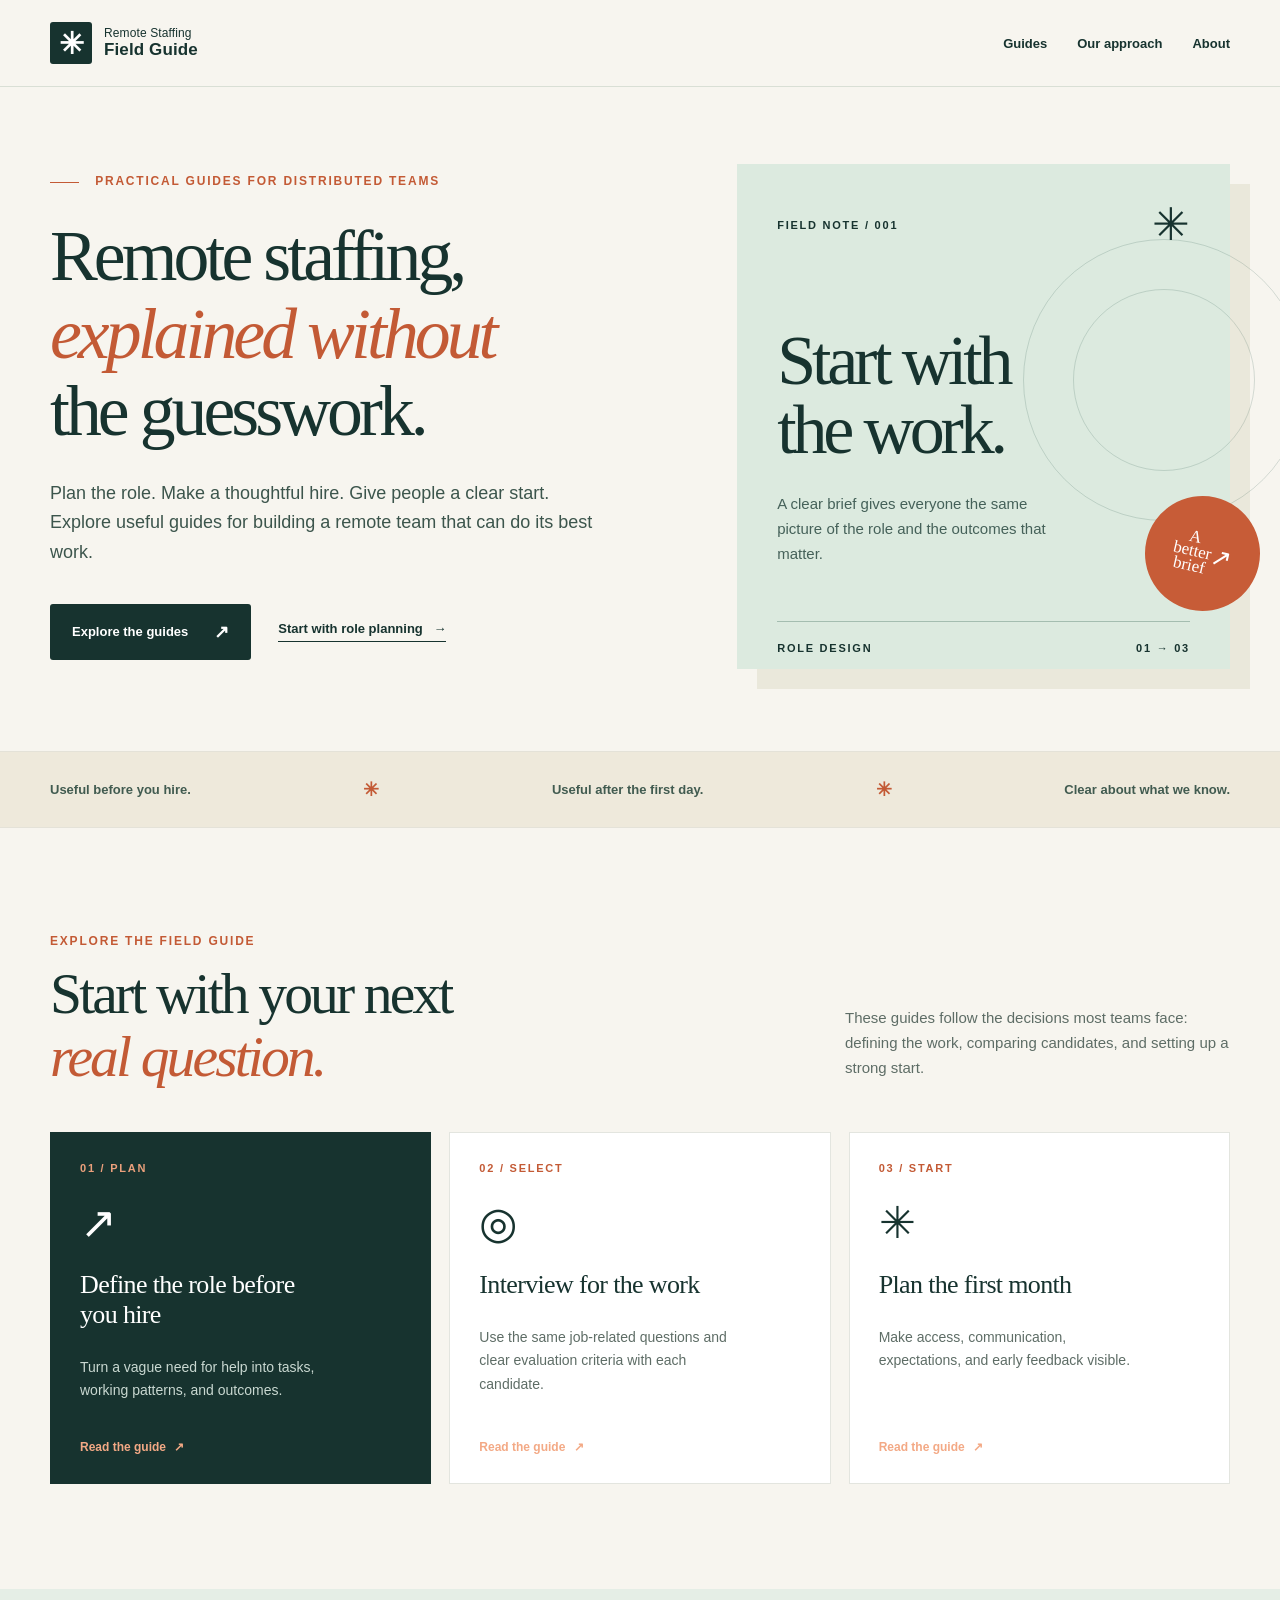
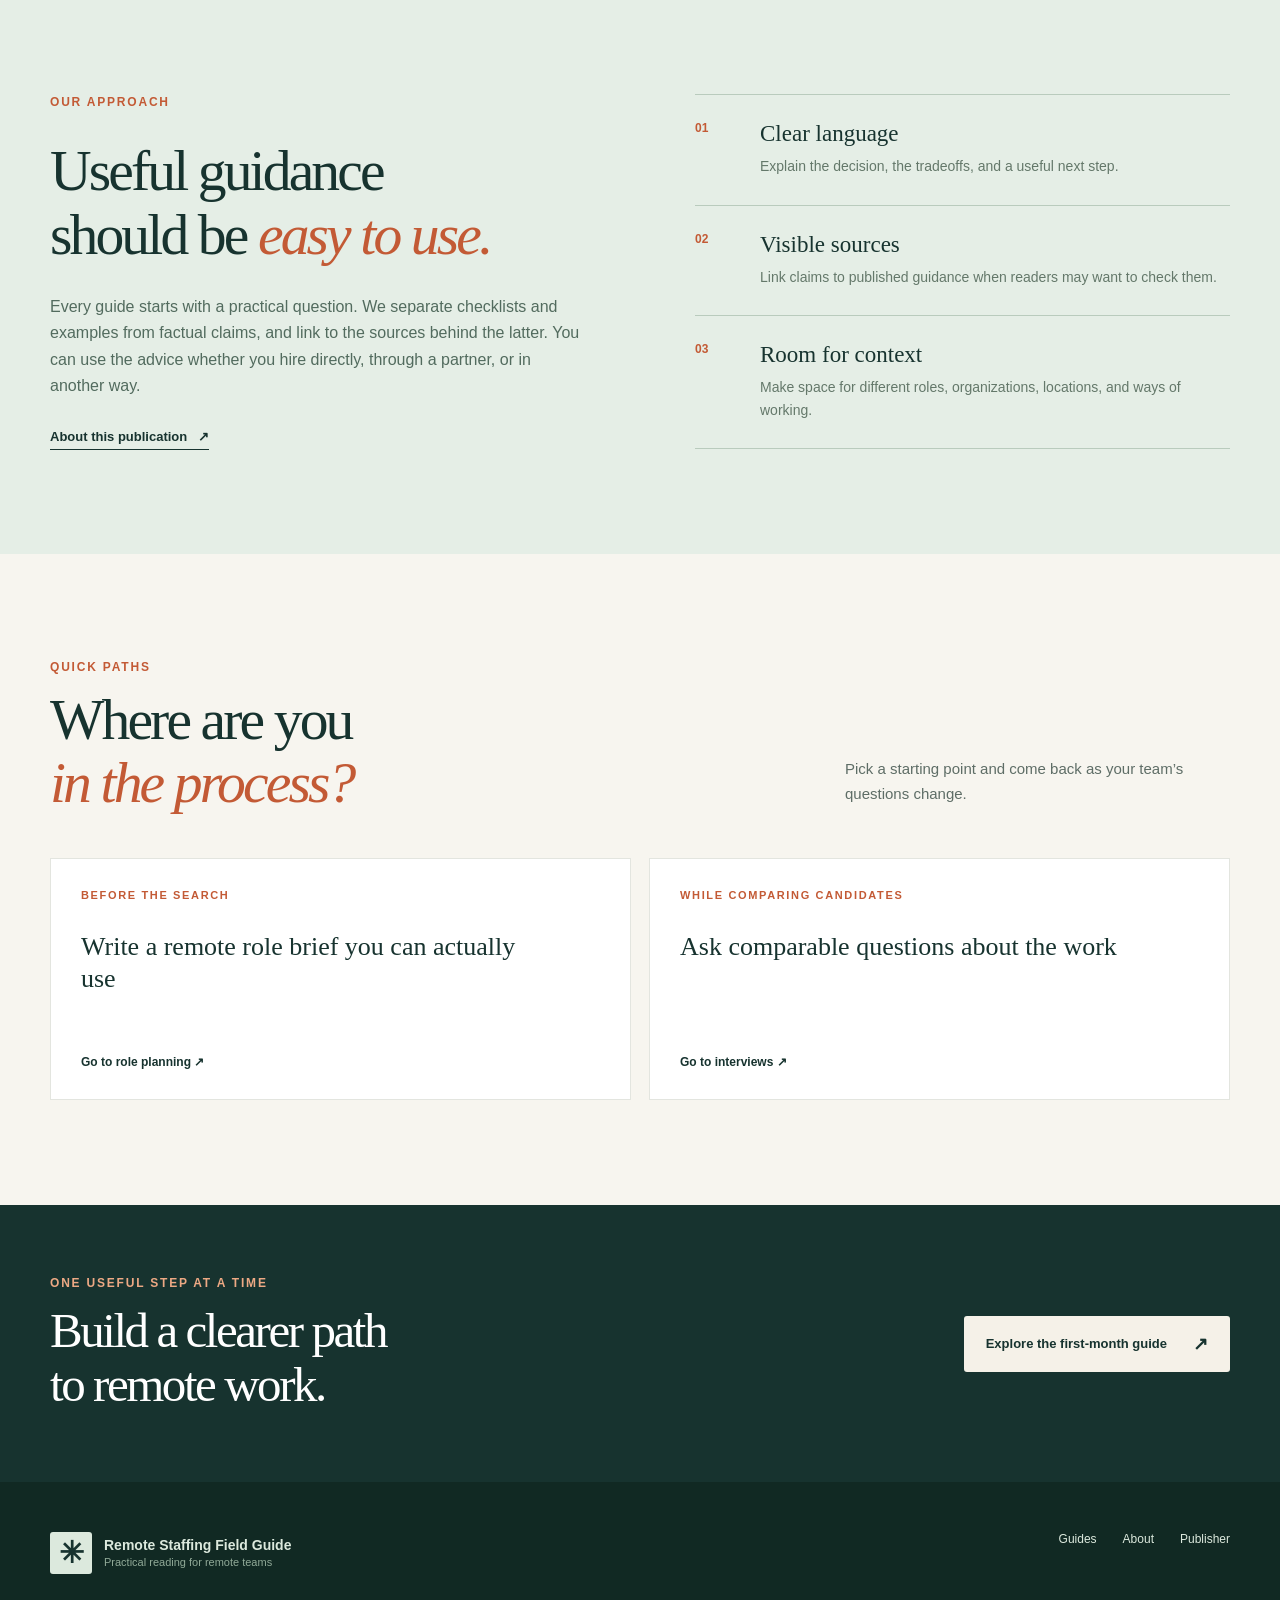
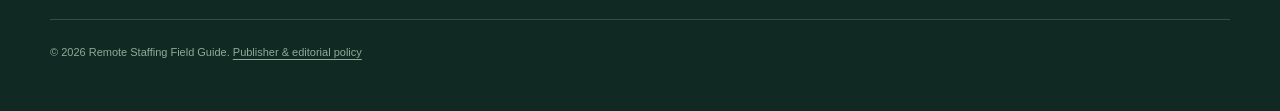
<file: index.html>
<!doctype html>
<html lang="en">
<head>
  <meta charset="utf-8">
  <meta name="viewport" content="width=device-width, initial-scale=1">
  <meta name="description" content="Practical guides to planning, hiring, and supporting remote teams. Clear advice and source-backed reading for employers working across locations.">
  <meta http-equiv="Content-Security-Policy" content="default-src 'none'; style-src 'self'; img-src 'self' data:; script-src 'self'; base-uri 'none'; form-action 'none'">
  <title>Remote Staffing Field Guide | Practical guides for remote teams</title>
  <link rel="icon" href="favicon.svg" type="image/svg+xml">
  <link rel="stylesheet" href="styles.css">
  <script src="script.js" defer></script>
</head>
<body>
  <a class="skip" href="#main">Skip to content</a>
  <header class="site-header">
    <div class="container header-inner">
      <a class="brand" href="index.html" aria-label="Remote Staffing Field Guide home"><span class="brand-mark" aria-hidden="true">✳</span><span class="brand-text">Remote Staffing<br><strong>Field Guide</strong></span></a>
      <nav aria-label="Primary navigation">
        <a href="#guides">Guides</a>
        <a href="#approach">Our approach</a>
        <a href="about.html">About</a>
      </nav>
    </div>
  </header>
  <main id="main">
    <section class="hero">
      <div class="container hero-grid">
        <div class="hero-copy">
          <p class="eyebrow"><span class="eyebrow-line"></span> Practical guides for distributed teams</p>
          <h1>Remote staffing,<br><em>explained without</em><br>the guesswork.</h1>
          <p class="lead">Plan the role. Make a thoughtful hire. Give people a clear start. Explore useful guides for building a remote team that can do its best work.</p>
          <div class="hero-actions"><a class="button button-dark" href="#guides">Explore the guides <span aria-hidden="true">↗</span></a><a class="text-link" href="guide.html">Start with role planning <span aria-hidden="true">→</span></a></div>
        </div>
        <div class="hero-visual" aria-label="Illustration of a remote role plan">
          <div class="visual-top"><span class="small-label">FIELD NOTE  /  001</span><span class="visual-sun" aria-hidden="true">✳</span></div>
          <div class="visual-title">Start with<br>the work.</div>
          <p>A clear brief gives everyone the same picture of the role and the outcomes that matter.</p>
          <div class="visual-rule"></div>
          <div class="visual-bottom"><span>ROLE DESIGN</span><span>01 → 03</span></div>
          <div class="visual-sticker" aria-hidden="true">A<br>better<br>brief<br><span>↗</span></div>
        </div>
      </div>
    </section>
    <section class="intro-strip" aria-label="Editorial promise"><div class="container strip-inner"><span>Useful before you hire.</span><span class="strip-icon" aria-hidden="true">✳</span><span>Useful after the first day.</span><span class="strip-icon" aria-hidden="true">✳</span><span>Clear about what we know.</span></div></section>
    <section class="section topics" id="guides">
      <div class="container">
        <div class="section-heading"><div><p class="eyebrow">Explore the field guide</p><h2>Start with your next<br><em>real question.</em></h2></div><p>These guides follow the decisions most teams face: defining the work, comparing candidates, and setting up a strong start.</p></div>
        <div class="topic-grid">
          <a class="topic-card topic-card-feature" href="guide.html"><span class="card-number">01 / PLAN</span><div class="card-icon" aria-hidden="true">↗</div><h3>Define the role before you hire</h3><p>Turn a vague need for help into tasks, working patterns, and outcomes.</p><span class="card-link">Read the guide <span aria-hidden="true">↗</span></span></a>
          <a class="topic-card" href="interviews.html"><span class="card-number">02 / SELECT</span><div class="card-icon" aria-hidden="true">◎</div><h3>Interview for the work</h3><p>Use the same job-related questions and clear evaluation criteria with each candidate.</p><span class="card-link">Read the guide <span aria-hidden="true">↗</span></span></a>
          <a class="topic-card" href="onboarding.html"><span class="card-number">03 / START</span><div class="card-icon" aria-hidden="true">✳</div><h3>Plan the first month</h3><p>Make access, communication, expectations, and early feedback visible.</p><span class="card-link">Read the guide <span aria-hidden="true">↗</span></span></a>
        </div>
      </div>
    </section>
    <section class="section method" id="approach"><div class="container method-grid"><div><p class="eyebrow">Our approach</p><h2>Useful guidance<br>should be <em>easy to use.</em></h2><p class="method-lead">Every guide starts with a practical question. We separate checklists and examples from factual claims, and link to the sources behind the latter. You can use the advice whether you hire directly, through a partner, or in another way.</p><a class="text-link" href="about.html">About this publication <span aria-hidden="true">↗</span></a></div><div class="method-list"><div><span>01</span><div><h3>Clear language</h3><p>Explain the decision, the tradeoffs, and a useful next step.</p></div></div><div><span>02</span><div><h3>Visible sources</h3><p>Link claims to published guidance when readers may want to check them.</p></div></div><div><span>03</span><div><h3>Room for context</h3><p>Make space for different roles, organizations, locations, and ways of working.</p></div></div></div></div></section>
    <section class="section library"><div class="container"><div class="section-heading library-heading"><div><p class="eyebrow">Quick paths</p><h2>Where are you<br><em>in the process?</em></h2></div><p>Pick a starting point and come back as your team’s questions change.</p></div><div class="library-grid"><a href="guide.html" class="library-card"><span>BEFORE THE SEARCH</span><h3>Write a remote role brief you can actually use</h3><span class="external">Go to role planning ↗</span></a><a href="interviews.html" class="library-card"><span>WHILE COMPARING CANDIDATES</span><h3>Ask comparable questions about the work</h3><span class="external">Go to interviews ↗</span></a></div></div></section>
    <section class="closing"><div class="container closing-inner"><div><p class="eyebrow">One useful step at a time</p><h2>Build a clearer path<br>to remote work.</h2></div><a class="button button-light" href="onboarding.html">Explore the first-month guide <span aria-hidden="true">↗</span></a></div></section>
  </main>
  <footer><div class="container footer-inner"><div class="footer-brand"><span class="brand-mark" aria-hidden="true">✳</span><div>Remote Staffing Field Guide<br><small>Practical reading for remote teams</small></div></div><div class="footer-links"><a href="index.html#guides">Guides</a><a href="about.html">About</a><a href="about.html#publisher">Publisher</a></div><p>© 2026 Remote Staffing Field Guide. <a href="about.html#publisher">Publisher &amp; editorial policy</a></p></div></footer>
</body>
</html>
</file>
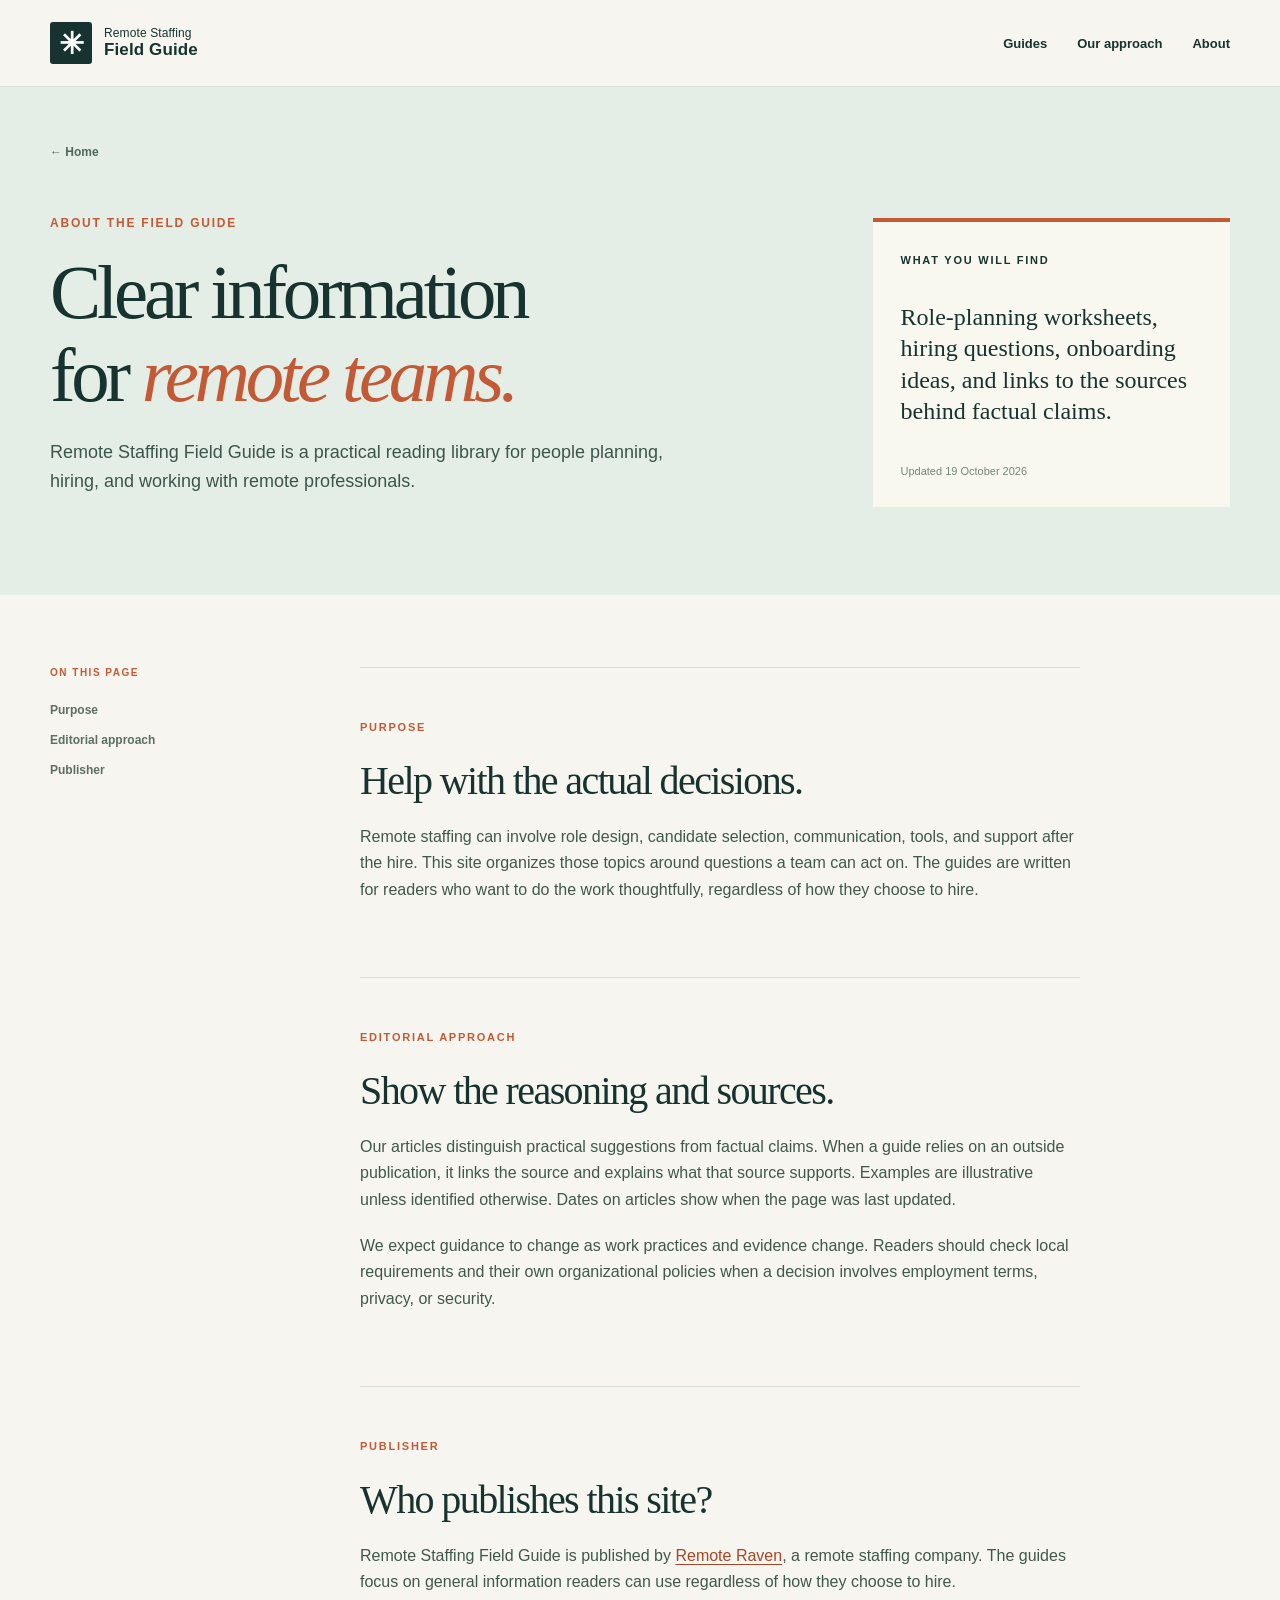
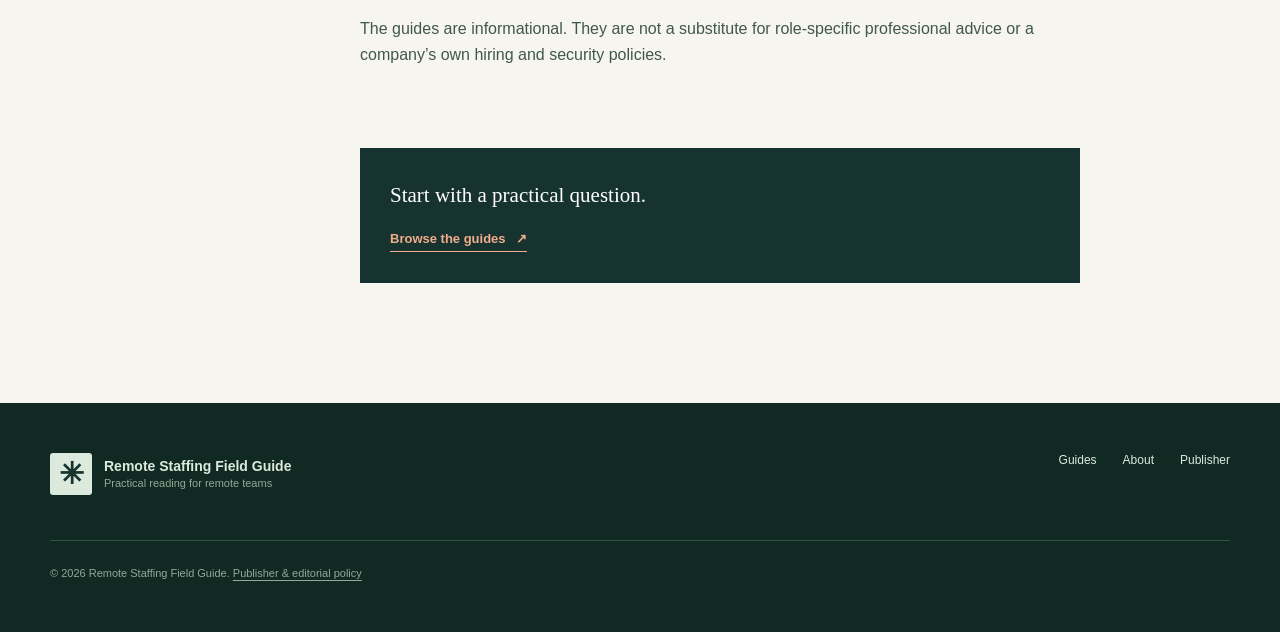
<file: about.html>
<!doctype html>
<html lang="en">
<head>
  <meta charset="utf-8"><meta name="viewport" content="width=device-width, initial-scale=1">
  <meta name="description" content="About Remote Staffing Field Guide, its editorial approach, and its publisher.">
  <meta http-equiv="Content-Security-Policy" content="default-src 'none'; style-src 'self'; img-src 'self' data:; script-src 'self'; base-uri 'none'; form-action 'none'">
  <title>About | Remote Staffing Field Guide</title>
  <link rel="icon" href="favicon.svg" type="image/svg+xml"><link rel="stylesheet" href="styles.css"><script src="script.js" defer></script>
</head>
<body>
  <a class="skip" href="#main">Skip to content</a>
  <header class="site-header"><div class="container header-inner"><a class="brand" href="index.html"><span class="brand-mark" aria-hidden="true">✳</span><span class="brand-text">Remote Staffing<br><strong>Field Guide</strong></span></a><nav aria-label="Primary navigation"><a href="index.html#guides">Guides</a><a href="index.html#approach">Our approach</a><a href="about.html" aria-current="page">About</a></nav></div></header>
  <main id="main">
    <section class="article-hero"><div class="container"><a class="back-link" href="index.html">← Home</a><div class="article-head-grid"><div><p class="eyebrow">ABOUT THE FIELD GUIDE</p><h1>Clear information<br>for <em>remote teams.</em></h1><p class="lead">Remote Staffing Field Guide is a practical reading library for people planning, hiring, and working with remote professionals.</p></div><aside class="article-aside"><span class="small-label">WHAT YOU WILL FIND</span><p>Role-planning worksheets, hiring questions, onboarding ideas, and links to the sources behind factual claims.</p><span>Updated 19 October 2026</span></aside></div></div></section>
    <div class="container article-layout"><aside class="article-nav"><span>ON THIS PAGE</span><a href="#purpose">Purpose</a><a href="#editorial">Editorial approach</a><a href="#publisher">Publisher</a></aside><article class="article-body">
      <section id="purpose"><span class="section-kicker">PURPOSE</span><h2>Help with the actual decisions.</h2><p>Remote staffing can involve role design, candidate selection, communication, tools, and support after the hire. This site organizes those topics around questions a team can act on. The guides are written for readers who want to do the work thoughtfully, regardless of how they choose to hire.</p></section>
      <section id="editorial"><span class="section-kicker">EDITORIAL APPROACH</span><h2>Show the reasoning and sources.</h2><p>Our articles distinguish practical suggestions from factual claims. When a guide relies on an outside publication, it links the source and explains what that source supports. Examples are illustrative unless identified otherwise. Dates on articles show when the page was last updated.</p><p>We expect guidance to change as work practices and evidence change. Readers should check local requirements and their own organizational policies when a decision involves employment terms, privacy, or security.</p></section>
      <section id="publisher"><span class="section-kicker">PUBLISHER</span><h2>Who publishes this site?</h2><p>Remote Staffing Field Guide is published by <a href="https://hireremoteraven.com/">Remote Raven</a>, a remote staffing company. The guides focus on general information readers can use regardless of how they choose to hire.</p><p>The guides are informational. They are not a substitute for role-specific professional advice or a company’s own hiring and security policies.</p></section>
      <div class="article-end"><p>Start with a practical question.</p><a class="text-link" href="index.html#guides">Browse the guides <span aria-hidden="true">↗</span></a></div>
    </article></div>
  </main>
  <footer><div class="container footer-inner"><div class="footer-brand"><span class="brand-mark" aria-hidden="true">✳</span><div>Remote Staffing Field Guide<br><small>Practical reading for remote teams</small></div></div><div class="footer-links"><a href="index.html#guides">Guides</a><a href="about.html">About</a><a href="about.html#publisher">Publisher</a></div><p>© 2026 Remote Staffing Field Guide. <a href="about.html#publisher">Publisher &amp; editorial policy</a></p></div></footer>
</body>
</html>
</file>
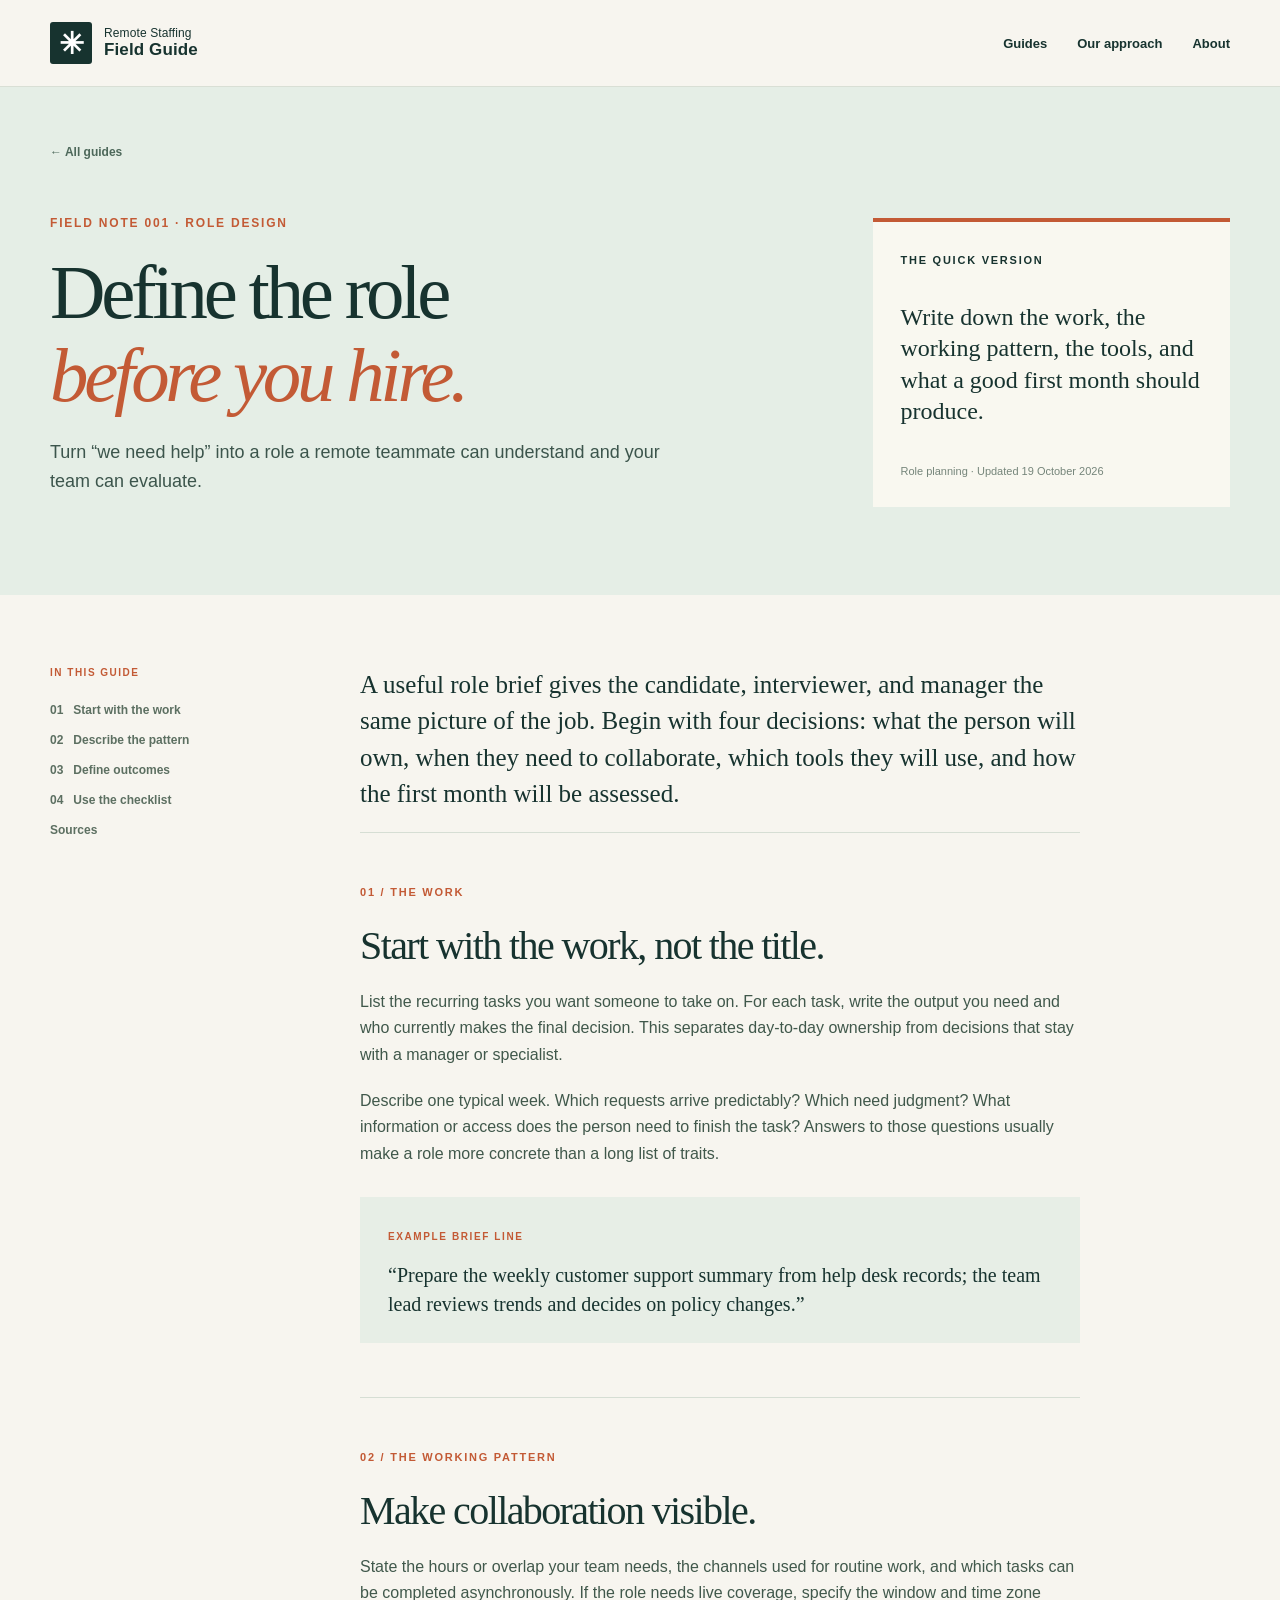
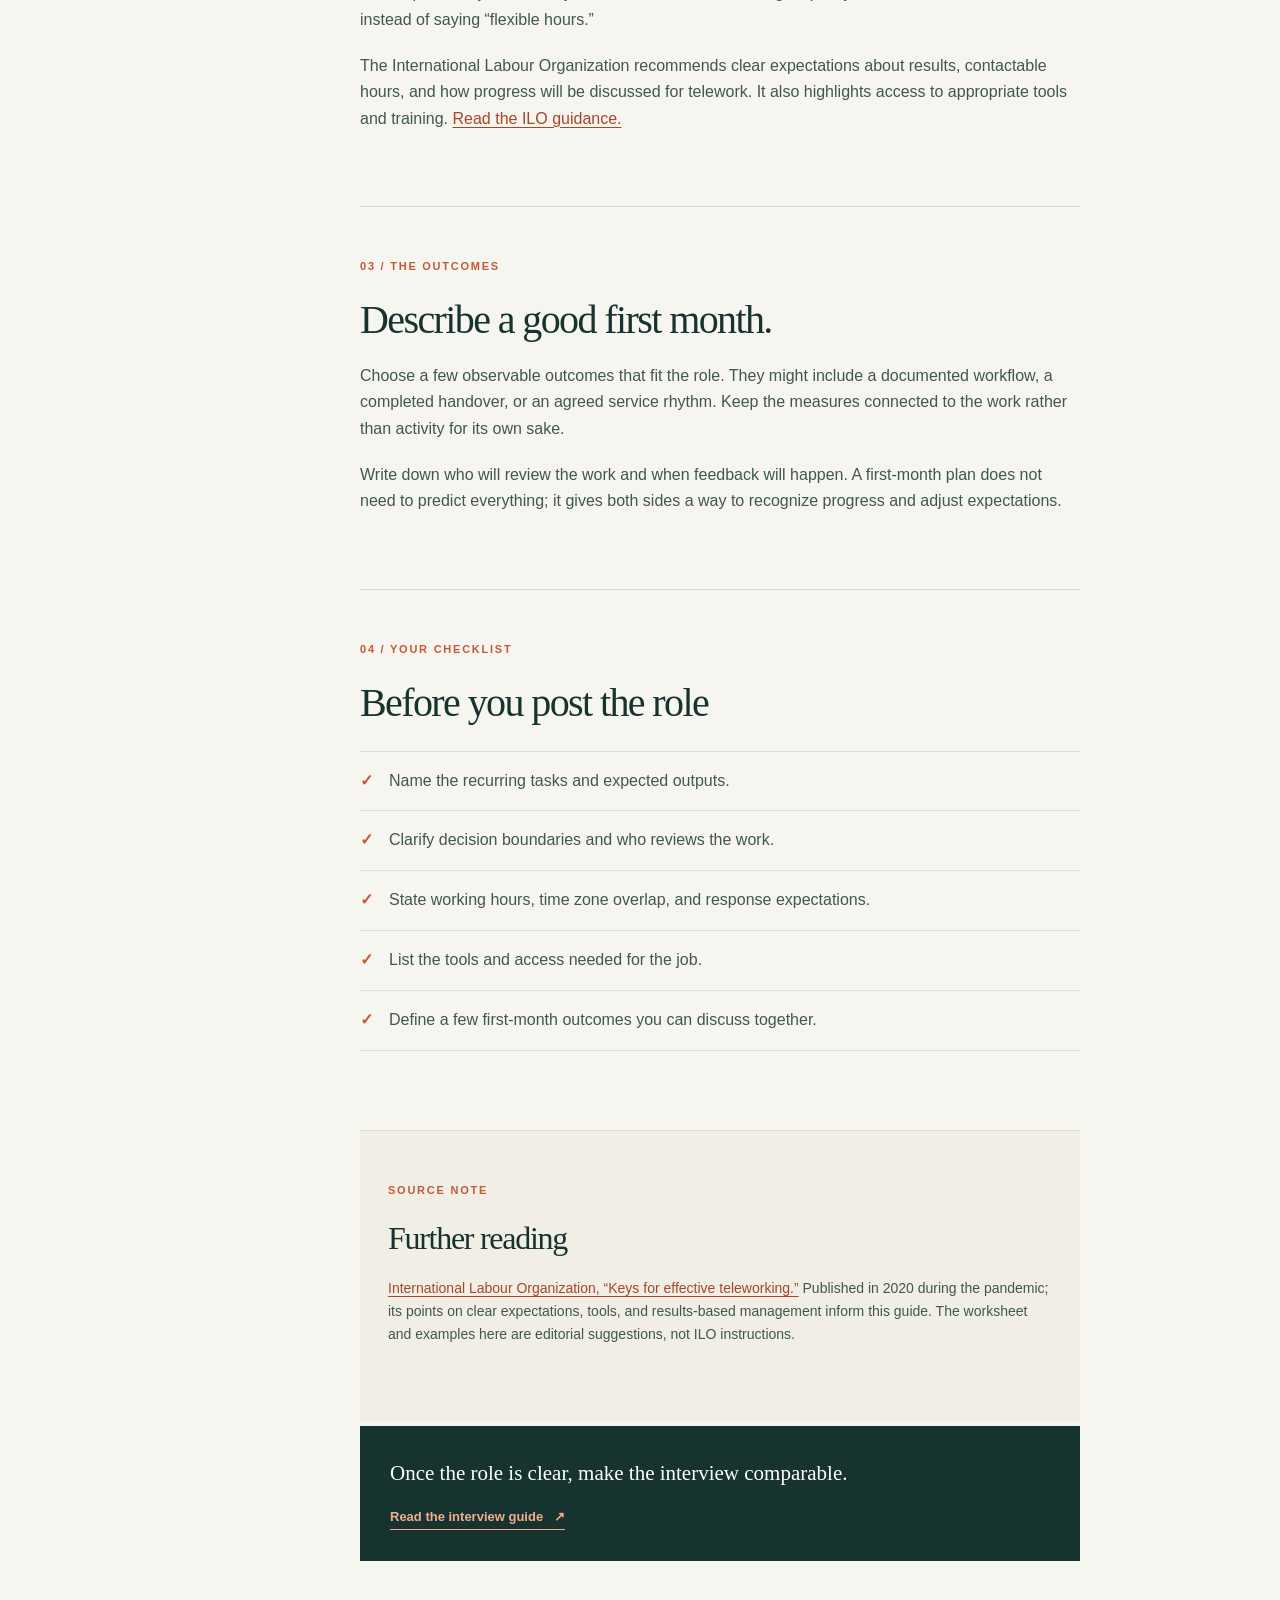
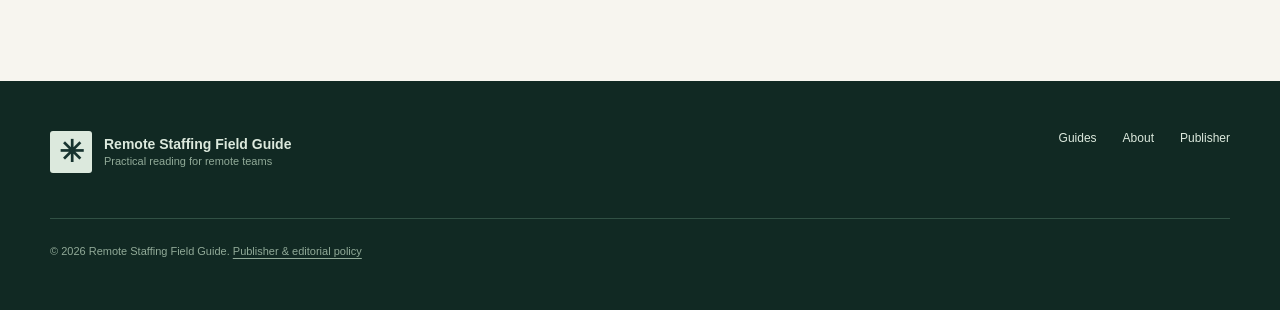
<file: guide.html>
<!doctype html>
<html lang="en">
<head>
  <meta charset="utf-8">
  <meta name="viewport" content="width=device-width, initial-scale=1">
  <meta name="description" content="A practical worksheet for defining tasks, working hours, tools, and first-month outcomes before hiring a remote teammate.">
  <meta http-equiv="Content-Security-Policy" content="default-src 'none'; style-src 'self'; img-src 'self' data:; script-src 'self'; base-uri 'none'; form-action 'none'">
  <title>Define the role before you hire | Remote Staffing Field Guide</title>
  <link rel="icon" href="favicon.svg" type="image/svg+xml"><link rel="stylesheet" href="styles.css"><script src="script.js" defer></script>
</head>
<body>
  <a class="skip" href="#main">Skip to content</a>
  <header class="site-header"><div class="container header-inner"><a class="brand" href="index.html"><span class="brand-mark" aria-hidden="true">✳</span><span class="brand-text">Remote Staffing<br><strong>Field Guide</strong></span></a><nav aria-label="Primary navigation"><a href="index.html#guides">Guides</a><a href="index.html#approach">Our approach</a><a href="about.html">About</a></nav></div></header>
  <main id="main">
    <section class="article-hero"><div class="container"><a class="back-link" href="index.html#guides">← All guides</a><div class="article-head-grid"><div><p class="eyebrow">FIELD NOTE 001 · ROLE DESIGN</p><h1>Define the role<br><em>before you hire.</em></h1><p class="lead">Turn “we need help” into a role a remote teammate can understand and your team can evaluate.</p></div><aside class="article-aside"><span class="small-label">THE QUICK VERSION</span><p>Write down the work, the working pattern, the tools, and what a good first month should produce.</p><span>Role planning · Updated 19 October 2026</span></aside></div></div></section>
    <div class="container article-layout"><aside class="article-nav"><span>IN THIS GUIDE</span><a href="#work">01 &nbsp; Start with the work</a><a href="#pattern">02 &nbsp; Describe the pattern</a><a href="#outcomes">03 &nbsp; Define outcomes</a><a href="#checklist">04 &nbsp; Use the checklist</a><a href="#sources">Sources</a></aside><article class="article-body">
      <p class="article-intro">A useful role brief gives the candidate, interviewer, and manager the same picture of the job. Begin with four decisions: what the person will own, when they need to collaborate, which tools they will use, and how the first month will be assessed.</p>
      <section id="work"><span class="section-kicker">01 / THE WORK</span><h2>Start with the work, not the title.</h2><p>List the recurring tasks you want someone to take on. For each task, write the output you need and who currently makes the final decision. This separates day-to-day ownership from decisions that stay with a manager or specialist.</p><p>Describe one typical week. Which requests arrive predictably? Which need judgment? What information or access does the person need to finish the task? Answers to those questions usually make a role more concrete than a long list of traits.</p><div class="example-box"><span>EXAMPLE BRIEF LINE</span><p>“Prepare the weekly customer support summary from help desk records; the team lead reviews trends and decides on policy changes.”</p></div></section>
      <section id="pattern"><span class="section-kicker">02 / THE WORKING PATTERN</span><h2>Make collaboration visible.</h2><p>State the hours or overlap your team needs, the channels used for routine work, and which tasks can be completed asynchronously. If the role needs live coverage, specify the window and time zone instead of saying “flexible hours.”</p><p>The International Labour Organization recommends clear expectations about results, contactable hours, and how progress will be discussed for telework. It also highlights access to appropriate tools and training. <a href="https://www.ilo.org/resource/article/keys-effective-teleworking-during-covid-19-pandemic">Read the ILO guidance.</a></p></section>
      <section id="outcomes"><span class="section-kicker">03 / THE OUTCOMES</span><h2>Describe a good first month.</h2><p>Choose a few observable outcomes that fit the role. They might include a documented workflow, a completed handover, or an agreed service rhythm. Keep the measures connected to the work rather than activity for its own sake.</p><p>Write down who will review the work and when feedback will happen. A first-month plan does not need to predict everything; it gives both sides a way to recognize progress and adjust expectations.</p></section>
      <section id="checklist"><span class="section-kicker">04 / YOUR CHECKLIST</span><h2>Before you post the role</h2><ul class="checklist"><li><span>✓</span> Name the recurring tasks and expected outputs.</li><li><span>✓</span> Clarify decision boundaries and who reviews the work.</li><li><span>✓</span> State working hours, time zone overlap, and response expectations.</li><li><span>✓</span> List the tools and access needed for the job.</li><li><span>✓</span> Define a few first-month outcomes you can discuss together.</li></ul></section>
      <section id="sources" class="source-section"><span class="section-kicker">SOURCE NOTE</span><h2>Further reading</h2><p><a href="https://www.ilo.org/resource/article/keys-effective-teleworking-during-covid-19-pandemic">International Labour Organization, “Keys for effective teleworking.”</a> Published in 2020 during the pandemic; its points on clear expectations, tools, and results-based management inform this guide. The worksheet and examples here are editorial suggestions, not ILO instructions.</p></section>
      <div class="article-end"><p>Once the role is clear, make the interview comparable.</p><a class="text-link" href="interviews.html">Read the interview guide <span aria-hidden="true">↗</span></a></div>
    </article></div>
  </main>
  <footer><div class="container footer-inner"><div class="footer-brand"><span class="brand-mark" aria-hidden="true">✳</span><div>Remote Staffing Field Guide<br><small>Practical reading for remote teams</small></div></div><div class="footer-links"><a href="index.html#guides">Guides</a><a href="about.html">About</a><a href="about.html#publisher">Publisher</a></div><p>© 2026 Remote Staffing Field Guide. <a href="about.html#publisher">Publisher &amp; editorial policy</a></p></div></footer>
</body>
</html>
</file>
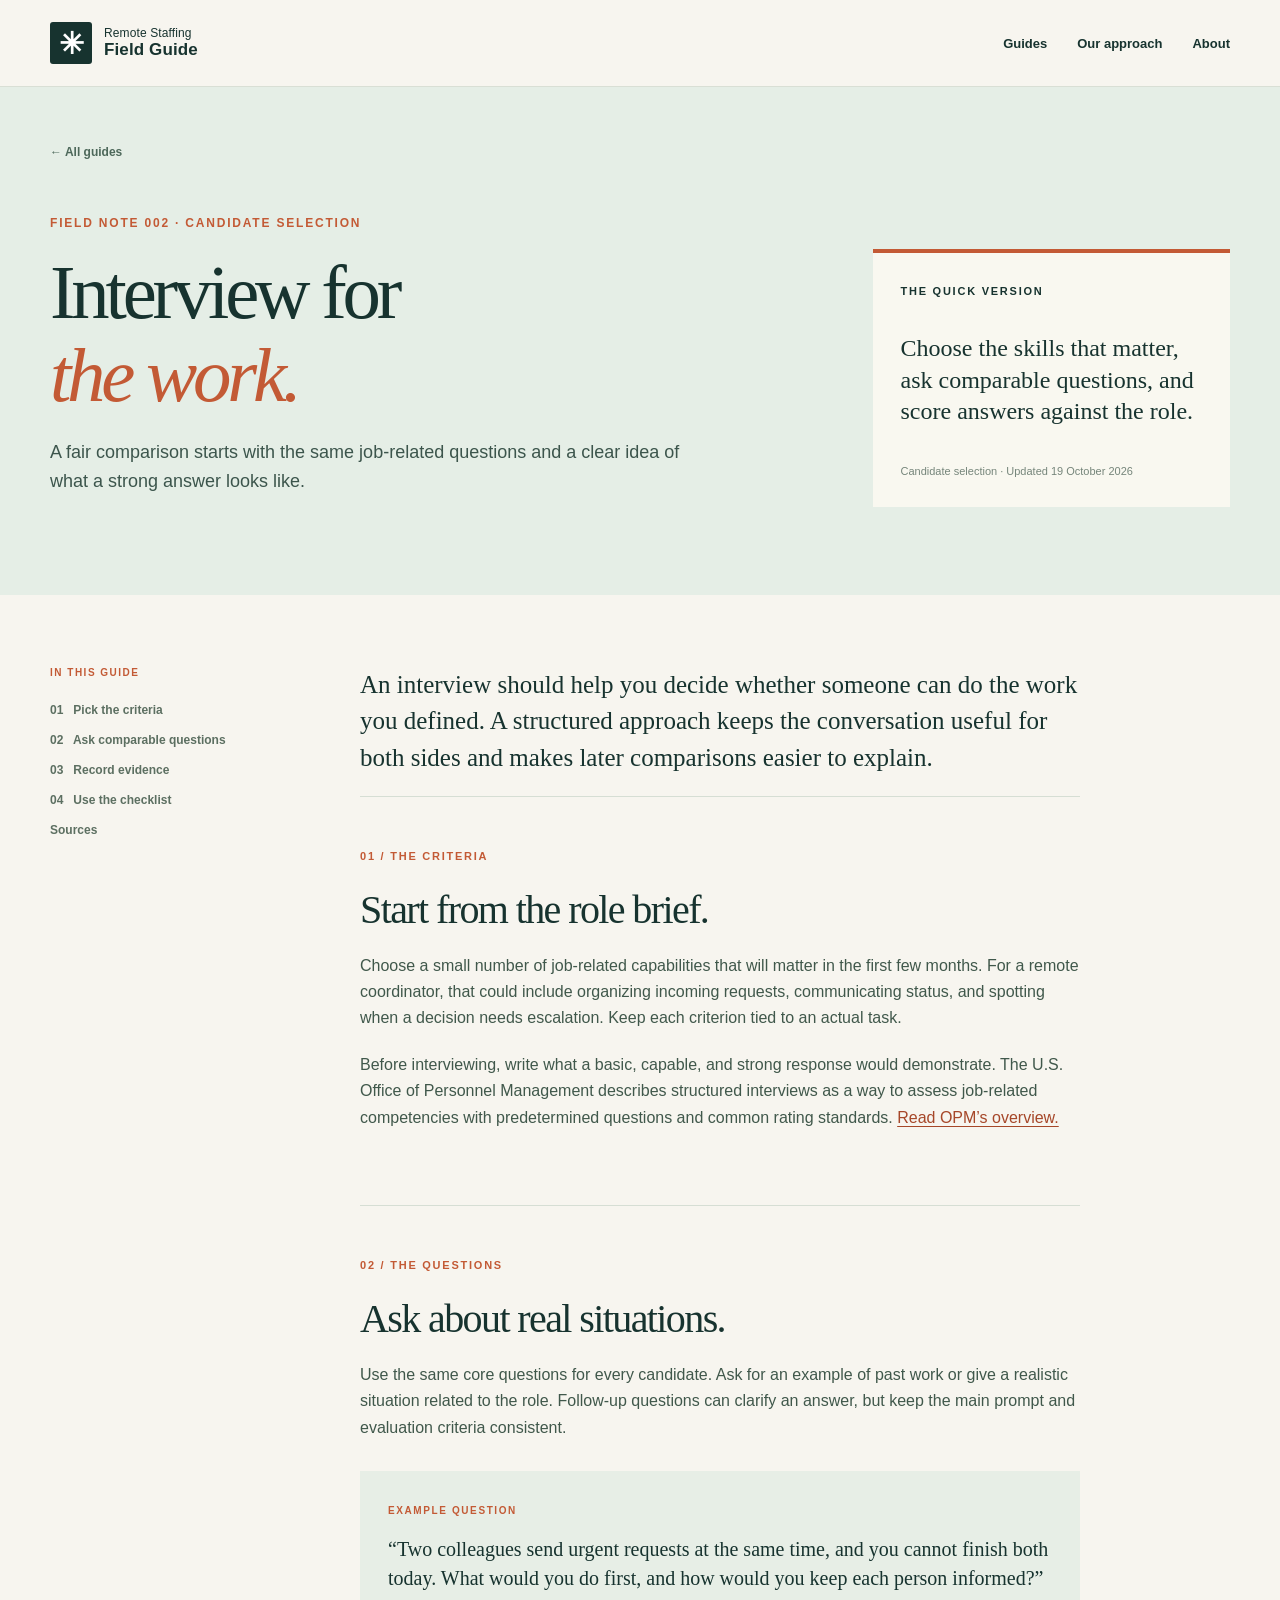
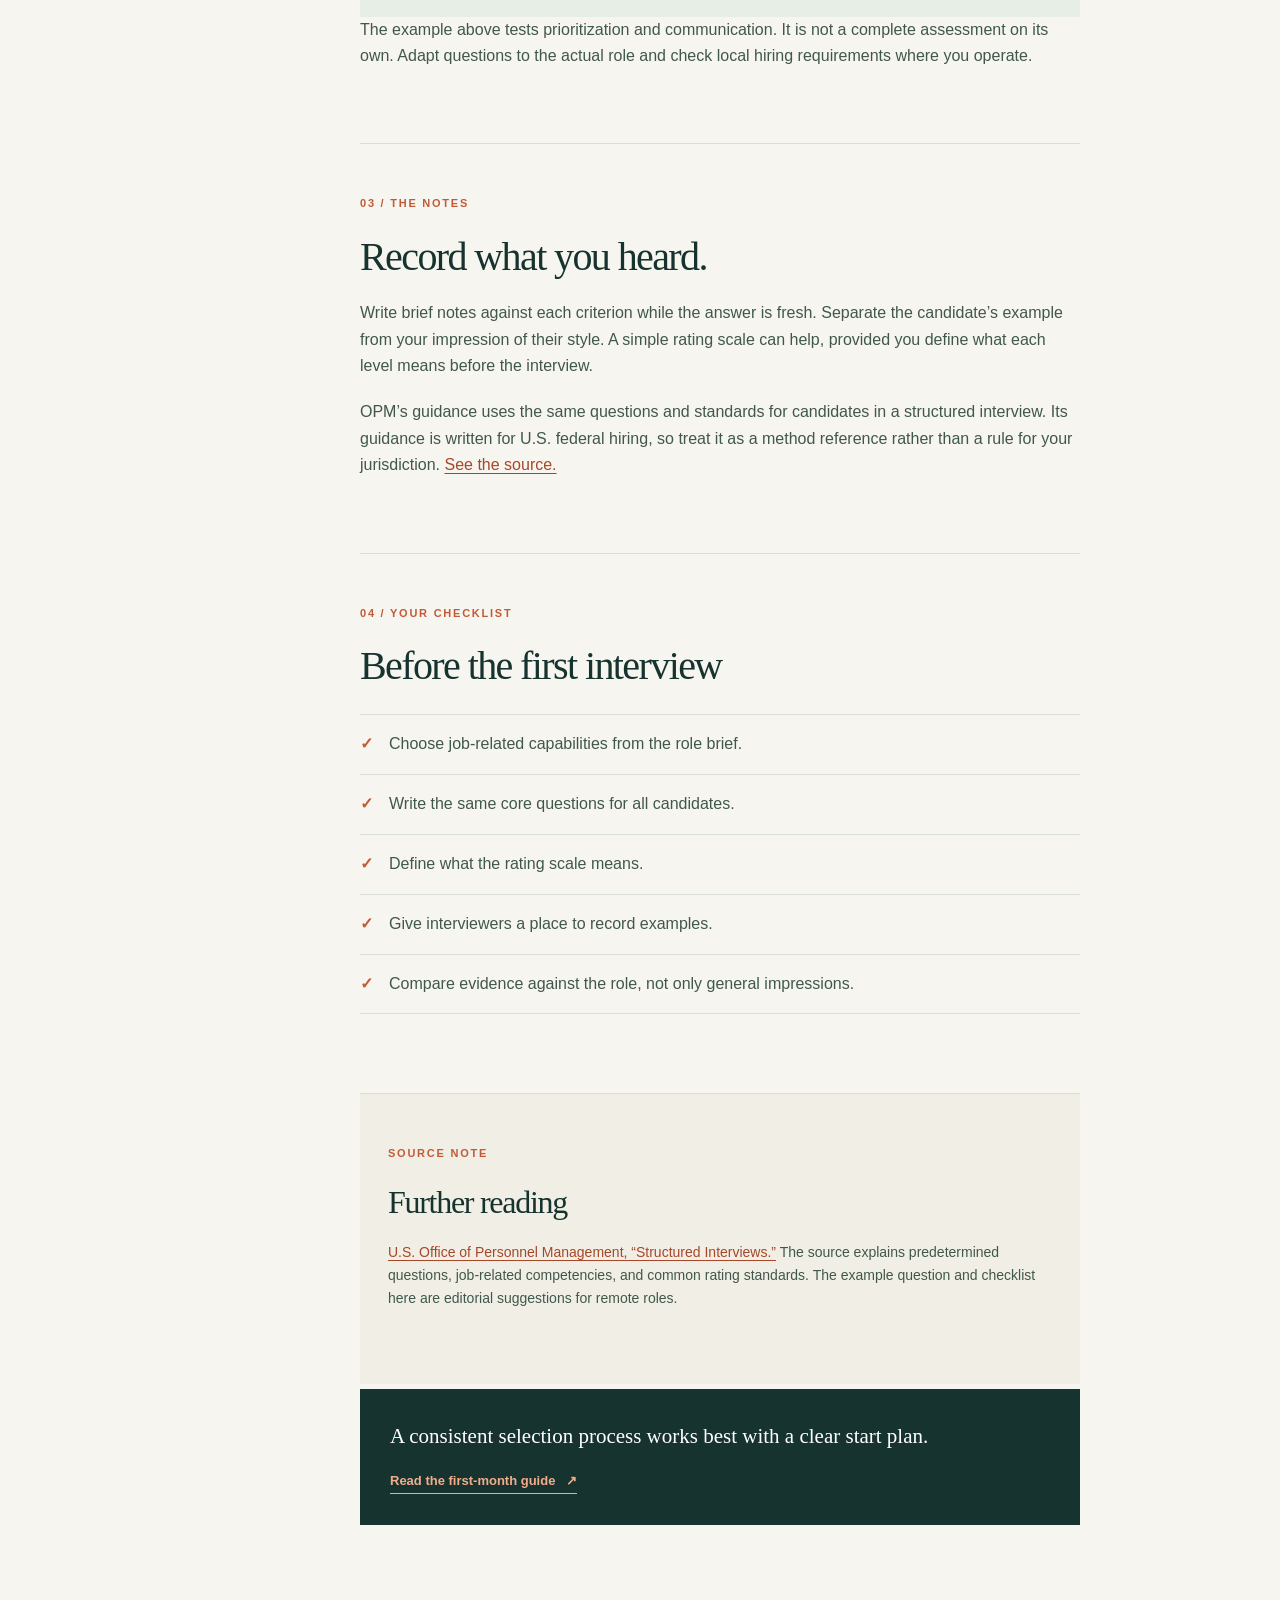
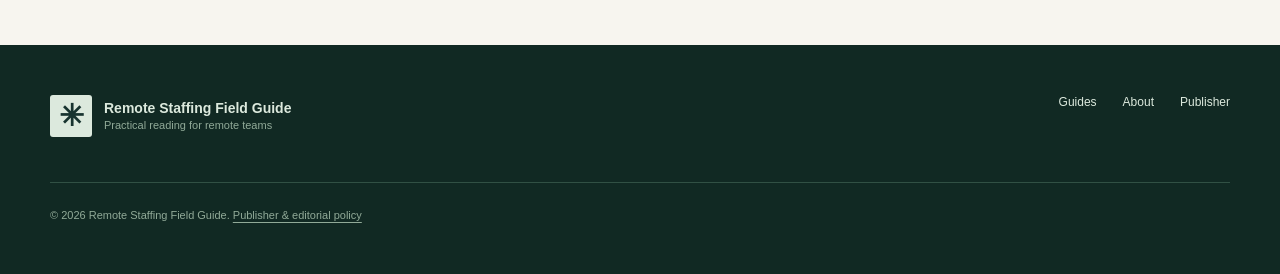
<file: interviews.html>
<!doctype html>
<html lang="en">
<head>
  <meta charset="utf-8"><meta name="viewport" content="width=device-width, initial-scale=1">
  <meta name="description" content="A practical guide to comparing remote candidates using job-related interview questions and consistent evaluation criteria.">
  <meta http-equiv="Content-Security-Policy" content="default-src 'none'; style-src 'self'; img-src 'self' data:; script-src 'self'; base-uri 'none'; form-action 'none'">
  <title>Interview for the work | Remote Staffing Field Guide</title>
  <link rel="icon" href="favicon.svg" type="image/svg+xml"><link rel="stylesheet" href="styles.css"><script src="script.js" defer></script>
</head>
<body>
  <a class="skip" href="#main">Skip to content</a>
  <header class="site-header"><div class="container header-inner"><a class="brand" href="index.html"><span class="brand-mark" aria-hidden="true">✳</span><span class="brand-text">Remote Staffing<br><strong>Field Guide</strong></span></a><nav aria-label="Primary navigation"><a href="index.html#guides">Guides</a><a href="index.html#approach">Our approach</a><a href="about.html">About</a></nav></div></header>
  <main id="main">
    <section class="article-hero"><div class="container"><a class="back-link" href="index.html#guides">← All guides</a><div class="article-head-grid"><div><p class="eyebrow">FIELD NOTE 002 · CANDIDATE SELECTION</p><h1>Interview for<br><em>the work.</em></h1><p class="lead">A fair comparison starts with the same job-related questions and a clear idea of what a strong answer looks like.</p></div><aside class="article-aside"><span class="small-label">THE QUICK VERSION</span><p>Choose the skills that matter, ask comparable questions, and score answers against the role.</p><span>Candidate selection · Updated 19 October 2026</span></aside></div></div></section>
    <div class="container article-layout"><aside class="article-nav"><span>IN THIS GUIDE</span><a href="#criteria">01 &nbsp; Pick the criteria</a><a href="#questions">02 &nbsp; Ask comparable questions</a><a href="#score">03 &nbsp; Record evidence</a><a href="#checklist">04 &nbsp; Use the checklist</a><a href="#sources">Sources</a></aside><article class="article-body">
      <p class="article-intro">An interview should help you decide whether someone can do the work you defined. A structured approach keeps the conversation useful for both sides and makes later comparisons easier to explain.</p>
      <section id="criteria"><span class="section-kicker">01 / THE CRITERIA</span><h2>Start from the role brief.</h2><p>Choose a small number of job-related capabilities that will matter in the first few months. For a remote coordinator, that could include organizing incoming requests, communicating status, and spotting when a decision needs escalation. Keep each criterion tied to an actual task.</p><p>Before interviewing, write what a basic, capable, and strong response would demonstrate. The U.S. Office of Personnel Management describes structured interviews as a way to assess job-related competencies with predetermined questions and common rating standards. <a href="https://www.opm.gov/policy-data-oversight/assessment-and-selection/structured-interviews/">Read OPM’s overview.</a></p></section>
      <section id="questions"><span class="section-kicker">02 / THE QUESTIONS</span><h2>Ask about real situations.</h2><p>Use the same core questions for every candidate. Ask for an example of past work or give a realistic situation related to the role. Follow-up questions can clarify an answer, but keep the main prompt and evaluation criteria consistent.</p><div class="example-box"><span>EXAMPLE QUESTION</span><p>“Two colleagues send urgent requests at the same time, and you cannot finish both today. What would you do first, and how would you keep each person informed?”</p></div><p>The example above tests prioritization and communication. It is not a complete assessment on its own. Adapt questions to the actual role and check local hiring requirements where you operate.</p></section>
      <section id="score"><span class="section-kicker">03 / THE NOTES</span><h2>Record what you heard.</h2><p>Write brief notes against each criterion while the answer is fresh. Separate the candidate’s example from your impression of their style. A simple rating scale can help, provided you define what each level means before the interview.</p><p>OPM’s guidance uses the same questions and standards for candidates in a structured interview. Its guidance is written for U.S. federal hiring, so treat it as a method reference rather than a rule for your jurisdiction. <a href="https://www.opm.gov/policy-data-oversight/assessment-and-selection/structured-interviews/">See the source.</a></p></section>
      <section id="checklist"><span class="section-kicker">04 / YOUR CHECKLIST</span><h2>Before the first interview</h2><ul class="checklist"><li><span>✓</span> Choose job-related capabilities from the role brief.</li><li><span>✓</span> Write the same core questions for all candidates.</li><li><span>✓</span> Define what the rating scale means.</li><li><span>✓</span> Give interviewers a place to record examples.</li><li><span>✓</span> Compare evidence against the role, not only general impressions.</li></ul></section>
      <section id="sources" class="source-section"><span class="section-kicker">SOURCE NOTE</span><h2>Further reading</h2><p><a href="https://www.opm.gov/policy-data-oversight/assessment-and-selection/structured-interviews/">U.S. Office of Personnel Management, “Structured Interviews.”</a> The source explains predetermined questions, job-related competencies, and common rating standards. The example question and checklist here are editorial suggestions for remote roles.</p></section>
      <div class="article-end"><p>A consistent selection process works best with a clear start plan.</p><a class="text-link" href="onboarding.html">Read the first-month guide <span aria-hidden="true">↗</span></a></div>
    </article></div>
  </main>
  <footer><div class="container footer-inner"><div class="footer-brand"><span class="brand-mark" aria-hidden="true">✳</span><div>Remote Staffing Field Guide<br><small>Practical reading for remote teams</small></div></div><div class="footer-links"><a href="index.html#guides">Guides</a><a href="about.html">About</a><a href="about.html#publisher">Publisher</a></div><p>© 2026 Remote Staffing Field Guide. <a href="about.html#publisher">Publisher &amp; editorial policy</a></p></div></footer>
</body>
</html>
</file>
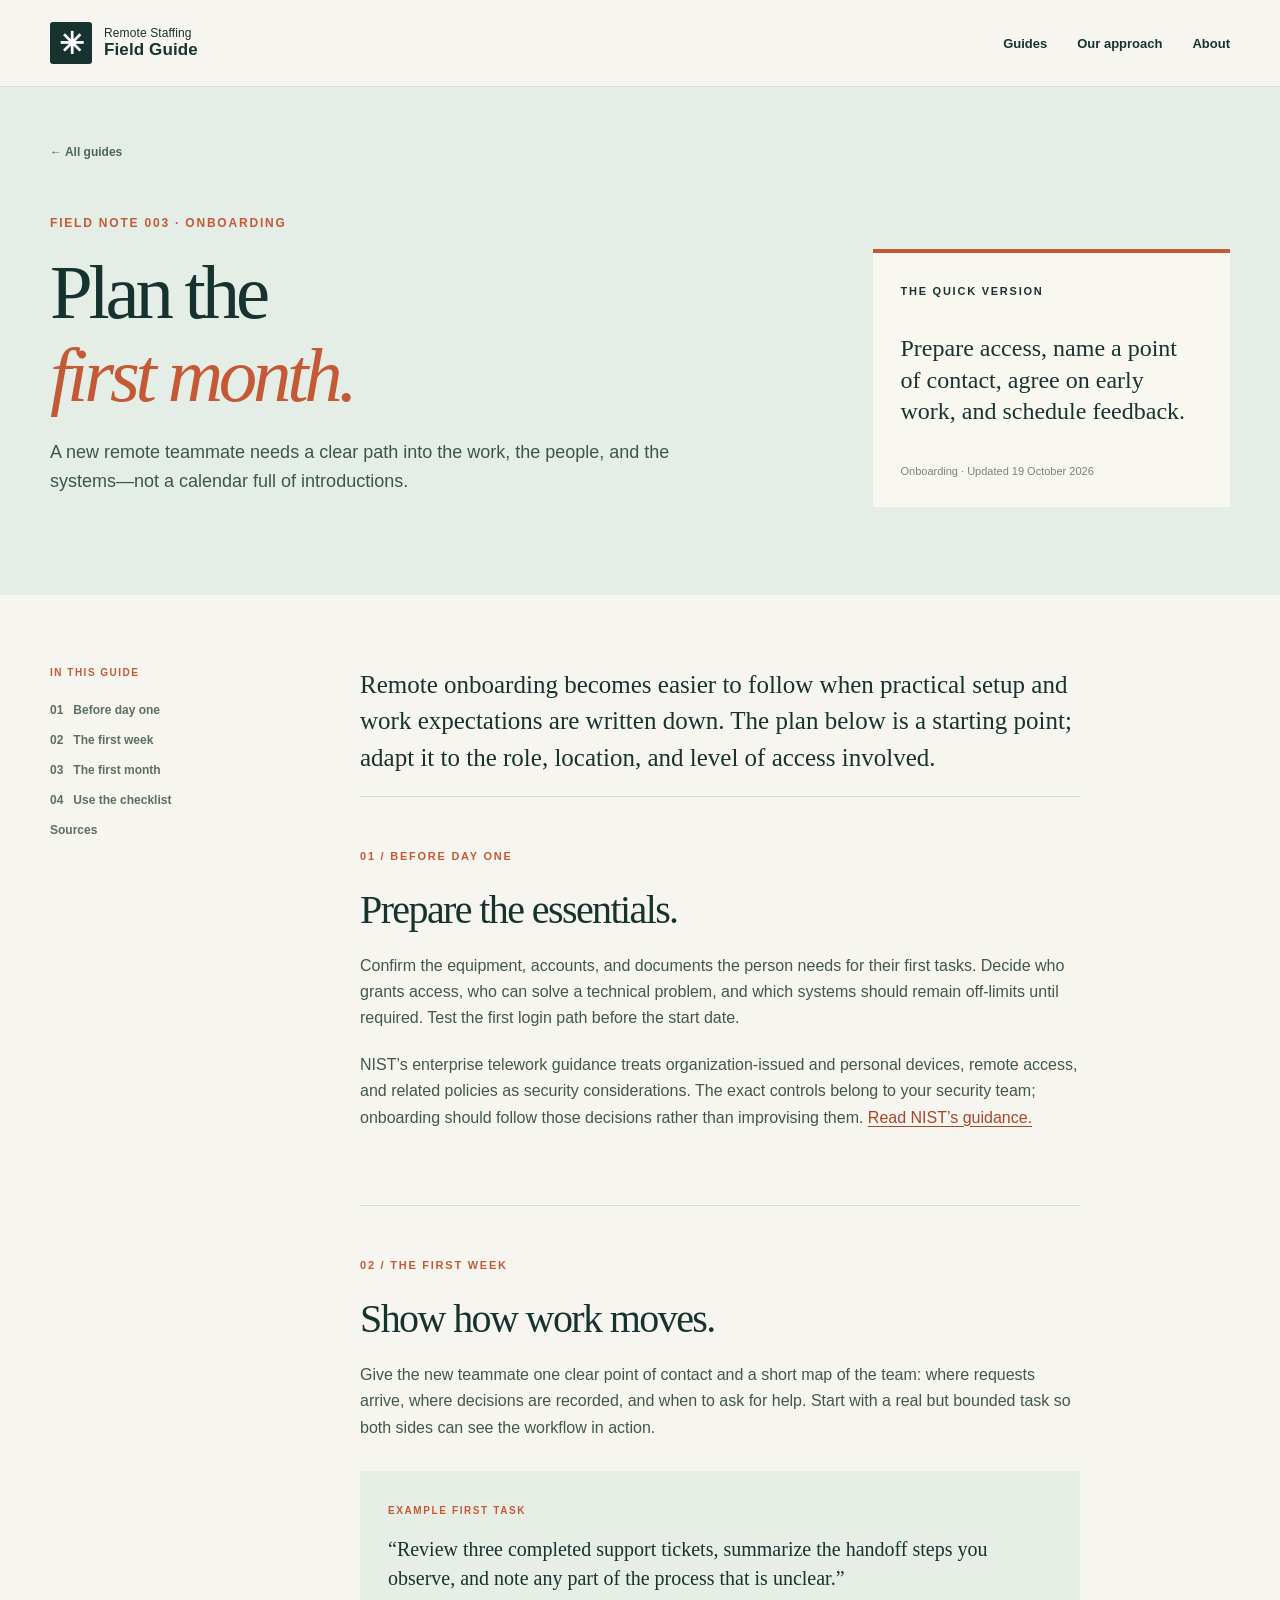
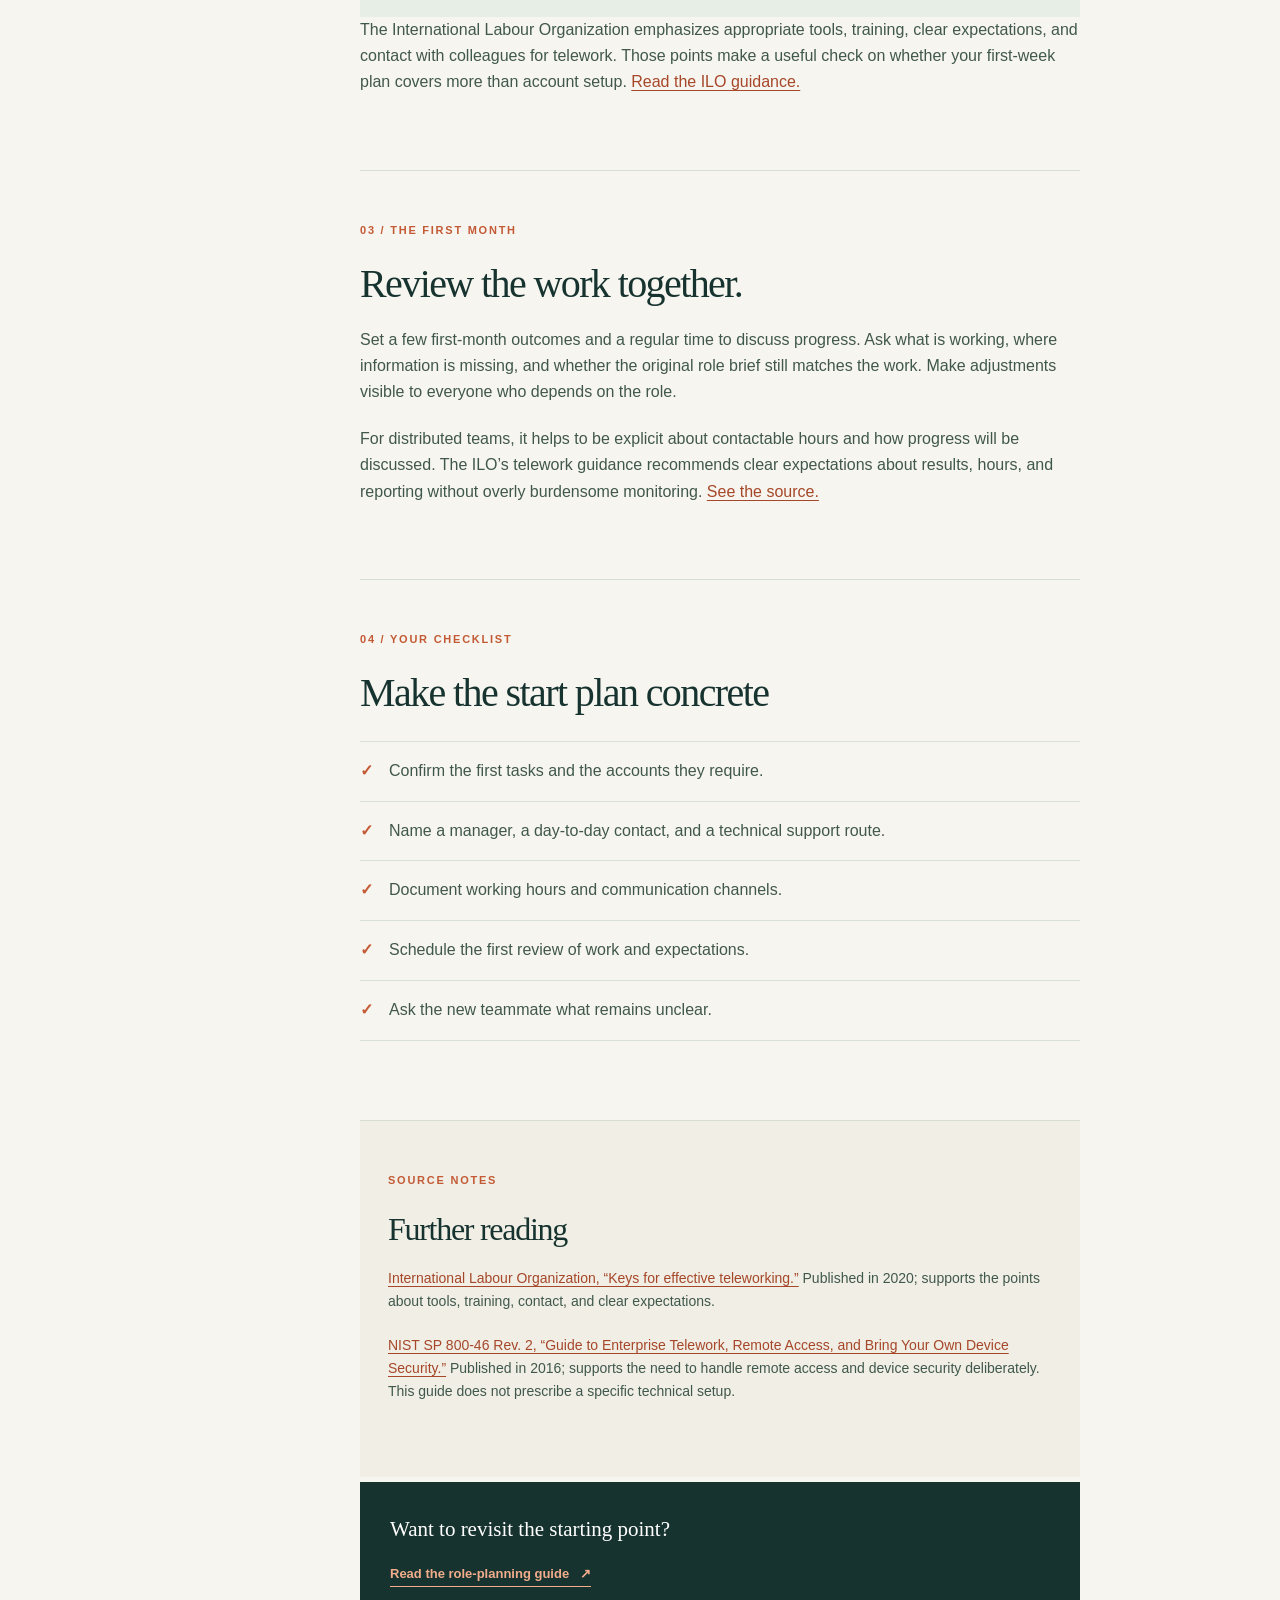
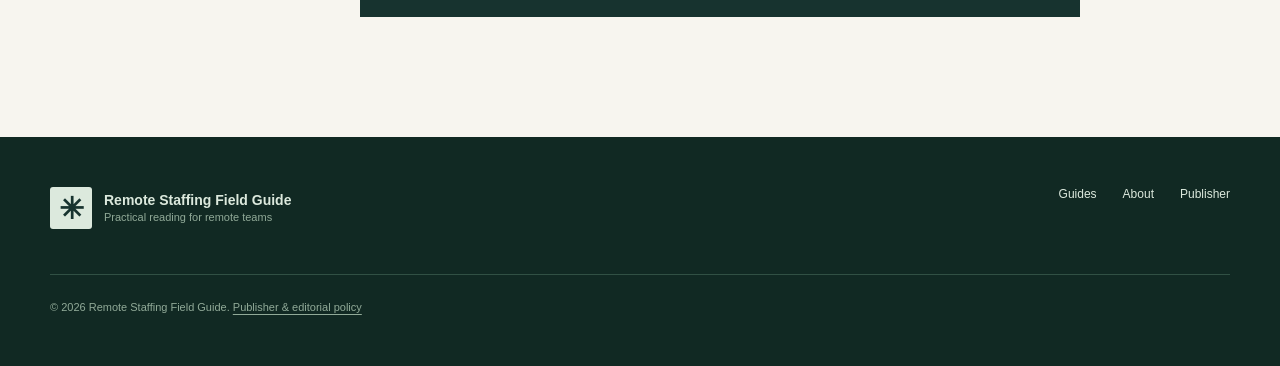
<file: onboarding.html>
<!doctype html>
<html lang="en">
<head>
  <meta charset="utf-8"><meta name="viewport" content="width=device-width, initial-scale=1">
  <meta name="description" content="A first-month plan for a new remote teammate, covering access, communication, expectations, and useful feedback.">
  <meta http-equiv="Content-Security-Policy" content="default-src 'none'; style-src 'self'; img-src 'self' data:; script-src 'self'; base-uri 'none'; form-action 'none'">
  <title>Plan the first month | Remote Staffing Field Guide</title>
  <link rel="icon" href="favicon.svg" type="image/svg+xml"><link rel="stylesheet" href="styles.css"><script src="script.js" defer></script>
</head>
<body>
  <a class="skip" href="#main">Skip to content</a>
  <header class="site-header"><div class="container header-inner"><a class="brand" href="index.html"><span class="brand-mark" aria-hidden="true">✳</span><span class="brand-text">Remote Staffing<br><strong>Field Guide</strong></span></a><nav aria-label="Primary navigation"><a href="index.html#guides">Guides</a><a href="index.html#approach">Our approach</a><a href="about.html">About</a></nav></div></header>
  <main id="main">
    <section class="article-hero"><div class="container"><a class="back-link" href="index.html#guides">← All guides</a><div class="article-head-grid"><div><p class="eyebrow">FIELD NOTE 003 · ONBOARDING</p><h1>Plan the<br><em>first month.</em></h1><p class="lead">A new remote teammate needs a clear path into the work, the people, and the systems—not a calendar full of introductions.</p></div><aside class="article-aside"><span class="small-label">THE QUICK VERSION</span><p>Prepare access, name a point of contact, agree on early work, and schedule feedback.</p><span>Onboarding · Updated 19 October 2026</span></aside></div></div></section>
    <div class="container article-layout"><aside class="article-nav"><span>IN THIS GUIDE</span><a href="#before">01 &nbsp; Before day one</a><a href="#week">02 &nbsp; The first week</a><a href="#month">03 &nbsp; The first month</a><a href="#checklist">04 &nbsp; Use the checklist</a><a href="#sources">Sources</a></aside><article class="article-body">
      <p class="article-intro">Remote onboarding becomes easier to follow when practical setup and work expectations are written down. The plan below is a starting point; adapt it to the role, location, and level of access involved.</p>
      <section id="before"><span class="section-kicker">01 / BEFORE DAY ONE</span><h2>Prepare the essentials.</h2><p>Confirm the equipment, accounts, and documents the person needs for their first tasks. Decide who grants access, who can solve a technical problem, and which systems should remain off-limits until required. Test the first login path before the start date.</p><p>NIST’s enterprise telework guidance treats organization-issued and personal devices, remote access, and related policies as security considerations. The exact controls belong to your security team; onboarding should follow those decisions rather than improvising them. <a href="https://csrc.nist.gov/pubs/sp/800/46/r2/final">Read NIST’s guidance.</a></p></section>
      <section id="week"><span class="section-kicker">02 / THE FIRST WEEK</span><h2>Show how work moves.</h2><p>Give the new teammate one clear point of contact and a short map of the team: where requests arrive, where decisions are recorded, and when to ask for help. Start with a real but bounded task so both sides can see the workflow in action.</p><div class="example-box"><span>EXAMPLE FIRST TASK</span><p>“Review three completed support tickets, summarize the handoff steps you observe, and note any part of the process that is unclear.”</p></div><p>The International Labour Organization emphasizes appropriate tools, training, clear expectations, and contact with colleagues for telework. Those points make a useful check on whether your first-week plan covers more than account setup. <a href="https://www.ilo.org/resource/article/keys-effective-teleworking-during-covid-19-pandemic">Read the ILO guidance.</a></p></section>
      <section id="month"><span class="section-kicker">03 / THE FIRST MONTH</span><h2>Review the work together.</h2><p>Set a few first-month outcomes and a regular time to discuss progress. Ask what is working, where information is missing, and whether the original role brief still matches the work. Make adjustments visible to everyone who depends on the role.</p><p>For distributed teams, it helps to be explicit about contactable hours and how progress will be discussed. The ILO’s telework guidance recommends clear expectations about results, hours, and reporting without overly burdensome monitoring. <a href="https://www.ilo.org/resource/article/keys-effective-teleworking-during-covid-19-pandemic">See the source.</a></p></section>
      <section id="checklist"><span class="section-kicker">04 / YOUR CHECKLIST</span><h2>Make the start plan concrete</h2><ul class="checklist"><li><span>✓</span> Confirm the first tasks and the accounts they require.</li><li><span>✓</span> Name a manager, a day-to-day contact, and a technical support route.</li><li><span>✓</span> Document working hours and communication channels.</li><li><span>✓</span> Schedule the first review of work and expectations.</li><li><span>✓</span> Ask the new teammate what remains unclear.</li></ul></section>
      <section id="sources" class="source-section"><span class="section-kicker">SOURCE NOTES</span><h2>Further reading</h2><p><a href="https://www.ilo.org/resource/article/keys-effective-teleworking-during-covid-19-pandemic">International Labour Organization, “Keys for effective teleworking.”</a> Published in 2020; supports the points about tools, training, contact, and clear expectations.</p><p><a href="https://csrc.nist.gov/pubs/sp/800/46/r2/final">NIST SP 800-46 Rev. 2, “Guide to Enterprise Telework, Remote Access, and Bring Your Own Device Security.”</a> Published in 2016; supports the need to handle remote access and device security deliberately. This guide does not prescribe a specific technical setup.</p></section>
      <div class="article-end"><p>Want to revisit the starting point?</p><a class="text-link" href="guide.html">Read the role-planning guide <span aria-hidden="true">↗</span></a></div>
    </article></div>
  </main>
  <footer><div class="container footer-inner"><div class="footer-brand"><span class="brand-mark" aria-hidden="true">✳</span><div>Remote Staffing Field Guide<br><small>Practical reading for remote teams</small></div></div><div class="footer-links"><a href="index.html#guides">Guides</a><a href="about.html">About</a><a href="about.html#publisher">Publisher</a></div><p>© 2026 Remote Staffing Field Guide. <a href="about.html#publisher">Publisher &amp; editorial policy</a></p></div></footer>
</body>
</html>
</file>
<file: styles.css>
:root{--ink:#17332f;--muted:#5e6d66;--paper:#f7f5ef;--cream:#eee9db;--line:#d9dfd5;--accent:#c35a35;--teal:#d5e9df;--white:#fff;--max:1180px}
*{box-sizing:border-box}html{scroll-behavior:smooth}body{margin:0;background:var(--paper);color:var(--ink);font-family:Inter,Arial,Helvetica,sans-serif;-webkit-font-smoothing:antialiased}a{color:inherit;text-decoration:none}a:focus-visible,button:focus-visible{outline:3px solid var(--accent);outline-offset:4px}p{line-height:1.65}h1,h2,h3,p{margin-top:0}.container{width:min(var(--max),calc(100% - 64px));margin:auto}.skip{position:absolute;top:-100px;left:8px;background:#fff;padding:12px;z-index:100}.skip:focus{top:8px}.preview-bar{background:var(--ink);color:#e8f1e9;text-align:center;padding:8px 12px;font-size:11px;font-weight:700;letter-spacing:.14em;text-transform:uppercase}.dot{display:inline-block;width:7px;height:7px;border-radius:50%;background:#eb9168;margin-right:9px}.bar-divider{margin:0 12px;opacity:.45}.site-header{background:var(--paper);border-bottom:1px solid var(--line)}.header-inner{height:86px;display:flex;align-items:center;gap:34px}.brand{display:flex;align-items:center;gap:12px;white-space:nowrap}.brand-mark{width:42px;height:42px;display:grid;place-items:center;background:var(--ink);color:white;border-radius:3px;font-family:Georgia,serif;font-size:24px;font-weight:bold;letter-spacing:-5px;padding-right:5px}.brand-mark span{color:#ed9c77;font-family:Arial,sans-serif;font-size:18px;letter-spacing:0}.brand-text{font-size:12px;line-height:1.12;letter-spacing:.01em}.brand-text strong{font-size:17px}.site-header nav{display:flex;gap:30px;margin-left:auto;font-size:13px;font-weight:600}.site-header nav a:hover,.footer-links a:hover{color:var(--accent)}.nav-cta{font-size:12px;font-weight:700;border:1px solid var(--ink);padding:13px 16px;border-radius:3px;white-space:nowrap}.nav-cta:hover{background:var(--ink);color:#fff}.nav-cta span{font-size:16px;padding-left:7px}.hero{padding:77px 0 82px;overflow:hidden}.hero-grid{display:grid;grid-template-columns:1.12fr .88fr;gap:60px;align-items:center}.eyebrow{font-size:12px;letter-spacing:.15em;text-transform:uppercase;font-weight:800;color:var(--accent);line-height:1.4}.eyebrow-line{display:inline-block;width:29px;height:1px;background:var(--accent);vertical-align:middle;margin-right:11px}.hero h1,.article-hero h1{font-family:Georgia,'Times New Roman',serif;font-weight:400;letter-spacing:-.055em;line-height:1.08;font-size:clamp(52px,5.6vw,78px);margin:28px 0}.hero h1 em,h2 em,.article-hero h1 em{font-weight:400;color:var(--accent)}.lead{font-size:18px;color:#3c554c;max-width:565px}.hero-actions{display:flex;align-items:center;gap:27px;margin-top:36px;flex-wrap:wrap}.button{display:inline-flex;align-items:center;justify-content:space-between;gap:26px;padding:17px 22px;border-radius:3px;font-size:13px;font-weight:700}.button span{font-size:18px}.button-dark{background:var(--ink);color:white}.button-dark:hover{background:#285449}.button-light{background:#f5f1e8;color:var(--ink)}.button-light:hover{background:white}.text-link{border-bottom:1px solid currentColor;padding-bottom:5px;font-size:13px;font-weight:750}.text-link:hover{color:var(--accent)}.text-link span{padding-left:7px}.hero-note{font-size:11px;color:#77847c;margin:35px 0 0}.hero-visual{height:505px;background:#dceadf;position:relative;padding:38px 40px;box-shadow:20px 20px 0 #eae8db;overflow:visible}.hero-visual:before{content:"";position:absolute;width:280px;height:280px;border-radius:50%;border:1px solid rgba(24,68,59,.16);top:75px;right:-75px}.hero-visual:after{content:"";position:absolute;width:180px;height:180px;border-radius:50%;border:1px solid rgba(24,68,59,.16);top:125px;right:-25px}.visual-top,.visual-bottom{display:flex;justify-content:space-between;align-items:center}.small-label,.visual-bottom{font-size:11px;font-weight:800;letter-spacing:.16em}.visual-sun{font-size:45px;line-height:1}.visual-title{font-family:Georgia,serif;font-size:70px;line-height:.98;letter-spacing:-.06em;margin-top:80px;position:relative;z-index:1}.hero-visual p{position:relative;z-index:1;max-width:290px;font-size:15px;color:#456159;margin-top:28px}.visual-rule{height:1px;background:#a4bdb0;margin-top:55px}.visual-bottom{margin-top:20px}.visual-sticker{position:absolute;right:-30px;bottom:58px;width:115px;height:115px;border-radius:50%;background:#c75c37;color:#fff;display:flex;align-items:center;justify-content:center;text-align:center;transform:rotate(13deg);font-family:Georgia,serif;font-size:17px;line-height:.85;z-index:2}.visual-sticker span{font-size:25px}.intro-strip{background:var(--cream);border-top:1px solid #e4e2d8;border-bottom:1px solid #e4e2d8}.strip-inner{min-height:75px;display:flex;align-items:center;justify-content:space-between;gap:14px;color:#415b50;font-size:13px;font-weight:650}.strip-icon{font-size:19px;color:var(--accent)}.section{padding:105px 0}.section-heading{display:flex;align-items:end;justify-content:space-between;gap:60px;margin-bottom:44px}.section-heading h2,.method h2,.closing h2{font-family:Georgia,serif;font-weight:400;letter-spacing:-.05em;font-size:clamp(40px,4.5vw,61px);line-height:1.1;margin-bottom:0}.section-heading>p{max-width:385px;font-size:15px;color:var(--muted);margin:0 0 8px}.topic-grid{display:grid;grid-template-columns:repeat(3,1fr);gap:18px}.topic-card{min-height:352px;background:#fff;border:1px solid #e3e5df;padding:29px;display:flex;flex-direction:column;transition:transform .18s,box-shadow .18s}.topic-card:hover{transform:translateY(-4px);box-shadow:0 14px 30px #17332f12}.topic-card-feature{background:var(--ink);color:#fff;border-color:var(--ink)}.card-number{font-size:11px;font-weight:800;letter-spacing:.16em;color:var(--accent)}.topic-card-feature .card-number{color:#eba07c}.card-icon{font-family:Georgia,serif;font-size:44px;margin:28px 0 24px;line-height:1}.topic-card h3{font-family:Georgia,serif;font-size:26px;font-weight:400;line-height:1.15;letter-spacing:-.025em;max-width:250px}.topic-card p{font-size:14px;color:var(--muted);max-width:260px}.topic-card-feature p{color:#c9d8d1}.card-link,.card-status{margin-top:auto;padding-top:24px;font-size:12px;font-weight:750}.card-link{color:#f3a985}.card-link span{padding-left:5px}.card-status{color:#8b9990}.method{background:#e5eee6}.method-grid{display:grid;grid-template-columns:1fr 1fr;gap:110px}.method h2{margin:28px 0}.method-lead{color:#526b5e;font-size:16px;max-width:530px;margin-bottom:27px}.method-list{border-top:1px solid #b9cbbd}.method-list>div{display:grid;grid-template-columns:50px 1fr;padding:26px 0;border-bottom:1px solid #b9cbbd;gap:15px}.method-list span{font-size:12px;font-weight:800;color:var(--accent)}.method-list h3{font-family:Georgia,serif;font-size:23px;font-weight:400;margin-bottom:8px}.method-list p{color:#64786a;font-size:14px;margin:0}.library-grid{display:grid;grid-template-columns:1fr 1fr;gap:18px}.library-card{background:#fff;border:1px solid #e3e5df;min-height:242px;padding:30px;display:flex;flex-direction:column}.library-card:hover{border-color:var(--accent)}.library-card>span:first-child{color:var(--accent);letter-spacing:.15em;font-size:11px;font-weight:800}.library-card h3{font-family:Georgia,serif;font-size:26px;line-height:1.2;font-weight:400;max-width:460px;margin:30px 0}.library-card .external{font-size:12px;font-weight:750;margin-top:auto}.closing{background:var(--ink);color:#fff;padding:70px 0}.closing-inner{display:flex;justify-content:space-between;align-items:center;gap:40px}.closing .eyebrow{color:#eda984}.closing h2{font-size:49px}footer{background:#112923;color:#dce9dd;padding:50px 0}.footer-inner{display:grid;grid-template-columns:1fr auto;gap:20px;align-items:start}.footer-brand{display:flex;align-items:center;gap:12px;font-size:14px;font-weight:700}.footer-brand .brand-mark{background:#dce9dd;color:#17332f}.footer-brand small{font-size:11px;font-weight:400;color:#91aa98}.footer-links{display:flex;gap:26px;font-size:12px}.footer-inner>p{grid-column:1/-1;color:#91aa98;font-size:11px;margin:25px 0 0;border-top:1px solid #315044;padding-top:23px}
.article-hero{background:#e5eee6;padding:55px 0 80px}.back-link{font-size:12px;font-weight:700;color:#4d685a}.back-link:hover{color:var(--accent)}.article-head-grid{display:grid;grid-template-columns:1.35fr .65fr;gap:80px;align-items:end;margin-top:55px}.article-hero h1{font-size:clamp(58px,6vw,86px);margin:20px 0}.article-hero .lead{max-width:650px}.article-aside{background:#f9f8f0;padding:28px;border-top:4px solid var(--accent);margin-bottom:8px}.article-aside p{font-family:Georgia,serif;font-size:24px;line-height:1.3;margin:34px 0}.article-aside>span:last-child{font-size:11px;color:#75857a}.article-layout{display:grid;grid-template-columns:230px minmax(0,720px);gap:80px;align-items:start;padding-top:72px;padding-bottom:120px}.article-nav{position:sticky;top:30px;display:flex;flex-direction:column;gap:16px}.article-nav>span{font-size:10px;font-weight:800;letter-spacing:.15em;color:var(--accent);margin-bottom:9px}.article-nav a{font-size:12px;font-weight:700;color:#5c6f61}.article-nav a:hover{color:var(--accent)}.article-body{font-size:16px;line-height:1.8;color:#40584b}.draft-note{background:#f5e8d8;border-left:3px solid var(--accent);padding:14px 18px;font-size:12px;line-height:1.55;margin-bottom:35px}.article-intro{font-family:Georgia,serif;color:var(--ink);font-size:25px;line-height:1.45;margin-bottom:65px}.article-body section{padding:44px 0 54px;border-top:1px solid #d6ded4;scroll-margin-top:40px}.section-kicker{font-size:11px;color:var(--accent);font-weight:800;letter-spacing:.16em}.article-body h2{font-family:Georgia,serif;font-size:40px;letter-spacing:-.04em;font-weight:400;color:var(--ink);line-height:1.15;margin:17px 0 20px}.article-body p{margin-bottom:20px}.example-box{background:#e7eee6;padding:24px 28px;margin-top:30px}.example-box span{font-size:10px;font-weight:800;letter-spacing:.16em;color:var(--accent)}.example-box p{font-family:Georgia,serif;font-size:20px;line-height:1.45;color:var(--ink);margin:11px 0 0}.checklist{list-style:none;padding:0;margin:25px 0}.checklist li{border-top:1px solid #d9e0d7;padding:15px 0;display:flex;align-items:baseline;gap:16px}.checklist li:last-child{border-bottom:1px solid #d9e0d7}.checklist li span{color:var(--accent);font-weight:800}.article-end{background:var(--ink);color:#fff;padding:30px;margin-top:5px}.article-end p{font-family:Georgia,serif;font-size:21px;margin:0 0 12px}.article-end .text-link{color:#f1ad8b}
.brand-mark{font-family:Georgia,serif;font-size:30px;letter-spacing:0;padding:0}.footer-brand .brand-mark{font-size:30px}.article-body p a:not(.text-link){color:#a64729;text-decoration:underline;text-underline-offset:3px}.article-body p a:not(.text-link):hover{color:#7e321c}.source-section{background:#f0eee5;padding-left:28px!important;padding-right:28px!important}.source-section h2{font-size:32px}.source-section p{font-size:14px}.footer-inner>p a{text-decoration:underline;text-underline-offset:3px}.footer-inner>p a:hover{color:#fff}
@media(max-width:1000px){.site-header nav{gap:14px}.hero-grid{gap:35px}.hero-visual{height:470px}.visual-title{font-size:60px}.method-grid{gap:50px}.article-layout{gap:40px}}
@media(max-width:760px){.container{width:min(100% - 36px,var(--max))}.header-inner{height:auto;min-height:72px;flex-wrap:wrap;padding:14px 0}.site-header nav{order:3;width:100%;justify-content:space-between;margin:2px 0 0;gap:12px;font-size:11px}.nav-cta{margin-left:auto;padding:10px;font-size:11px}.hero{padding:56px 0 65px}.hero-grid{grid-template-columns:1fr;gap:45px}.hero h1{font-size:clamp(49px,11vw,70px)}.hero-visual{width:calc(100% - 20px);height:430px;box-shadow:16px 16px 0 #eae8db}.visual-title{margin-top:62px}.visual-sticker{right:-20px}.strip-inner{font-size:11px;flex-wrap:wrap;justify-content:center;padding:18px 0;text-align:center}.strip-icon:last-of-type{display:none}.section{padding:70px 0}.section-heading{display:block}.section-heading>p{margin-top:23px}.topic-grid,.library-grid,.method-grid,.article-head-grid,.article-layout{grid-template-columns:1fr}.topic-card{min-height:310px}.method-grid{gap:35px}.closing-inner{align-items:start;flex-direction:column}.closing h2{font-size:42px}.article-hero{padding:35px 0 55px}.article-head-grid{gap:28px;margin-top:36px}.article-aside{max-width:420px}.article-layout{padding-top:44px;gap:35px}.article-nav{position:static;border-bottom:1px solid var(--line);padding-bottom:20px}.footer-inner{grid-template-columns:1fr}.footer-links{margin-top:15px}}
@media(max-width:480px){.preview-bar{font-size:9px}.brand-text{font-size:10px}.brand-text strong{font-size:14px}.brand-mark{width:36px;height:36px;font-size:21px}.nav-cta{font-size:0;padding:8px 11px}.nav-cta span{font-size:19px;padding:0}.hero h1,.article-hero h1{font-size:46px}.lead{font-size:16px}.hero-actions{align-items:flex-start;flex-direction:column;gap:25px}.hero-visual{height:410px;padding:30px}.visual-title{font-size:55px}.visual-rule{margin-top:42px}.section-heading h2,.method h2{font-size:42px}.article-body h2{font-size:35px}}
</file>
